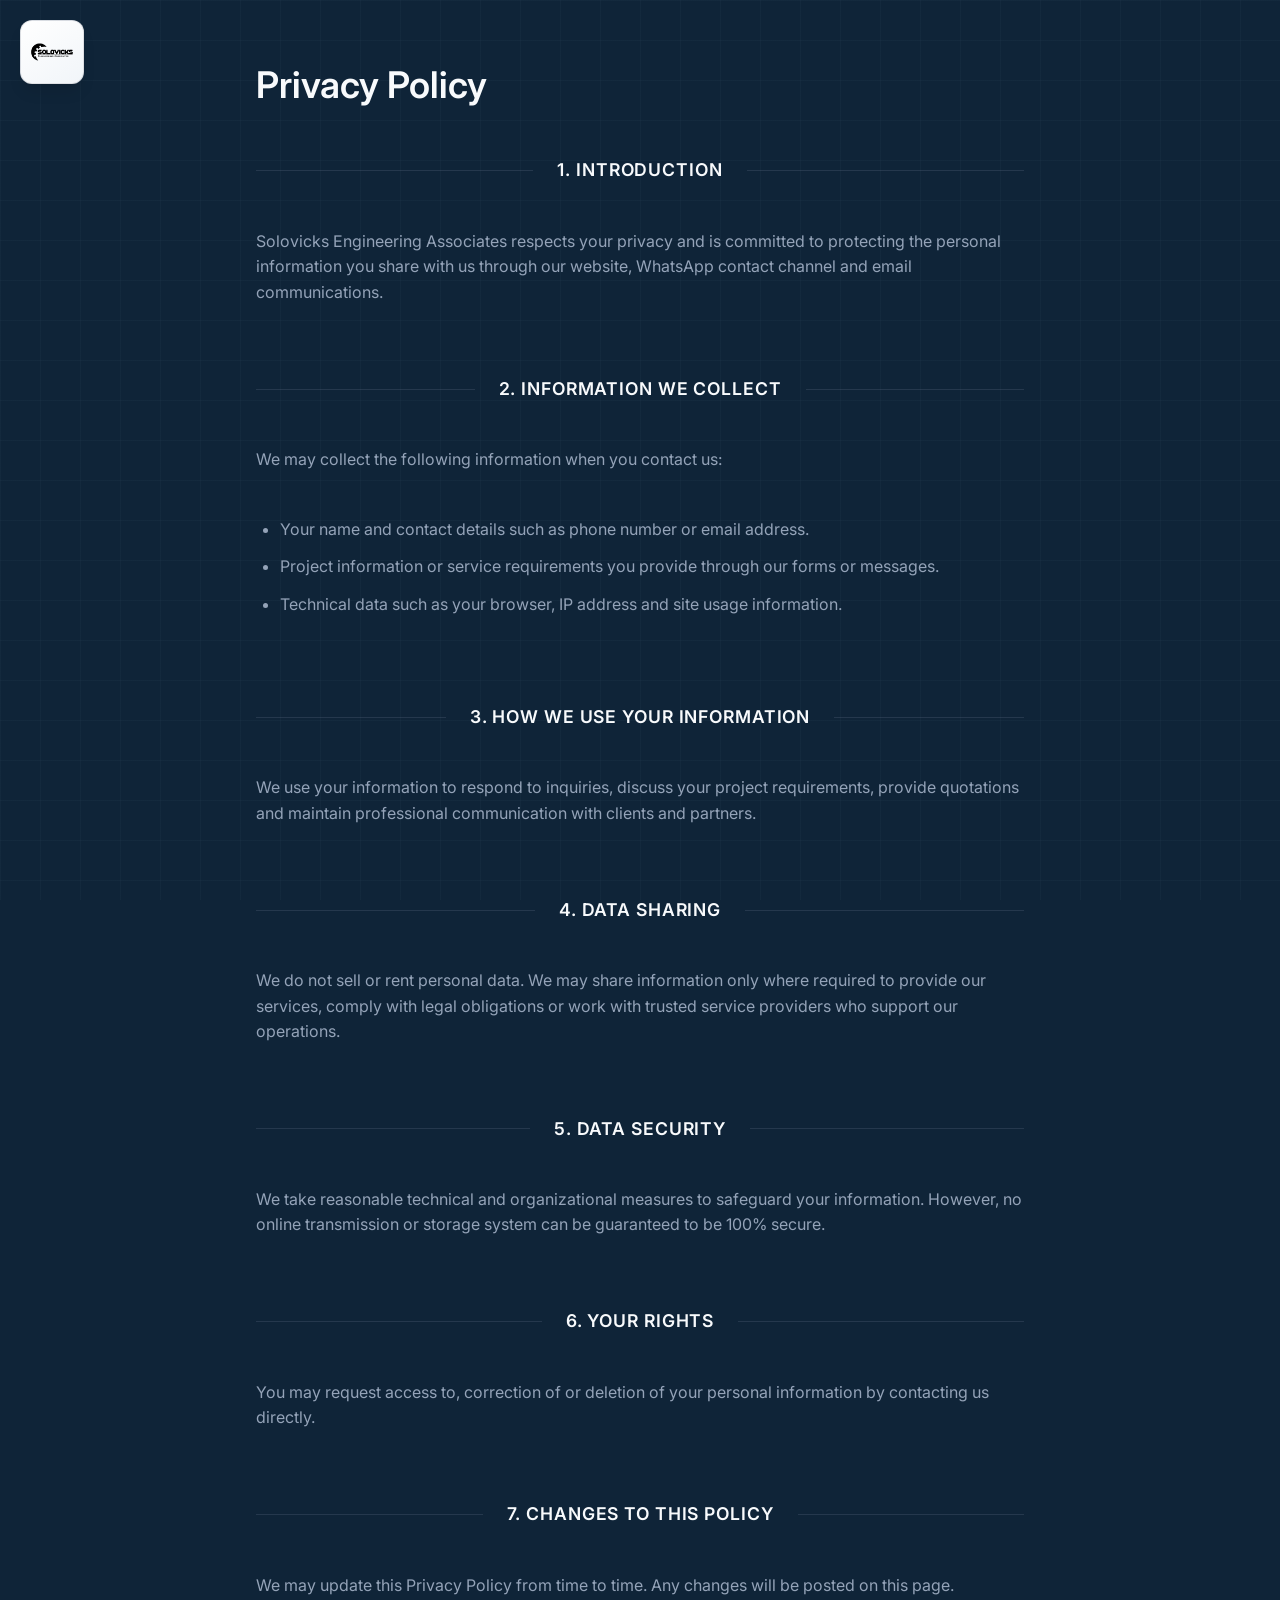
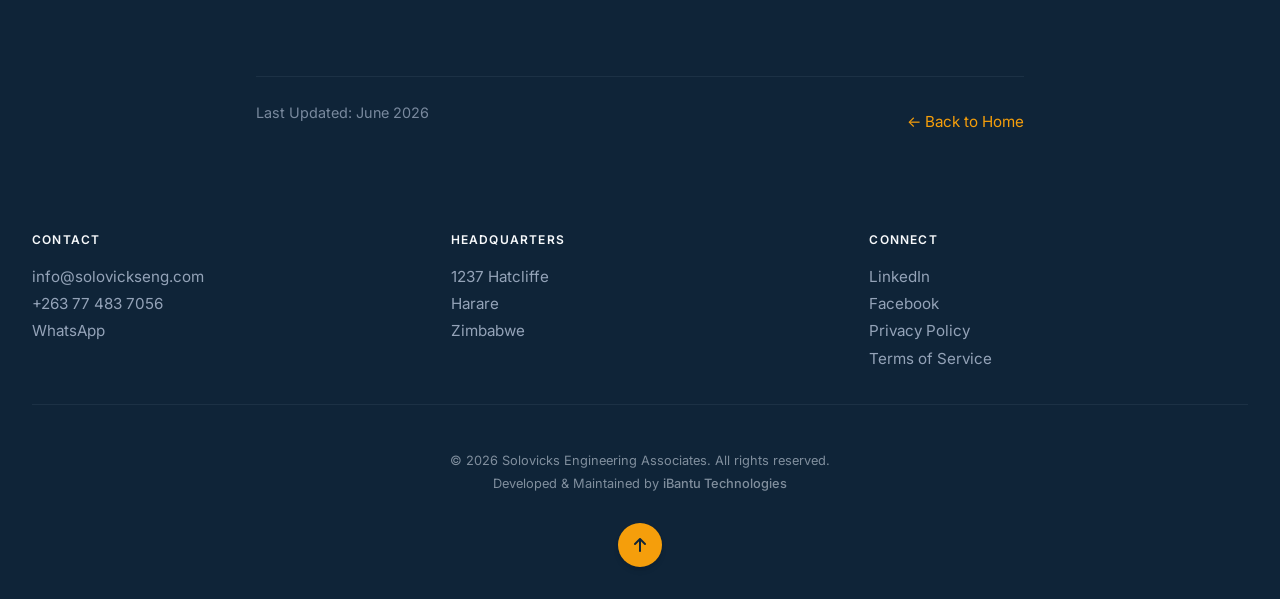
<file: privacy.html>
<!DOCTYPE html>
<html lang="en">
<head>
    <meta charset="UTF-8">
    <meta name="viewport" content="width=device-width, initial-scale=1.0">
    <meta http-equiv="Cache-Control" content="no-cache, no-store, must-revalidate">
    <meta http-equiv="Pragma" content="no-cache">
    <meta http-equiv="Expires" content="0">
    <title>Privacy Policy | Solovicks Engineering Associates</title>
    <meta name="description" content="Official Privacy Policy for Solovicks Engineering Associates.">
    <link rel="icon" type="image/svg+xml" href="/public/solovicks-logo.svg?v=3" />
    <link rel="stylesheet" href="styles.css?v=3">
    <link rel="stylesheet" href="https://cdnjs.cloudflare.com/ajax/libs/font-awesome/6.7.2/css/all.min.css" integrity="sha512-Evv84Mr4kqVGRNSgIGL/F/aIDqQb7xQ2vcrdIwxfjThSH8CSR7PBEakCr51Ck+w+/U6swU2Im1vVX0SVk9ABhg==" crossorigin="anonymous" referrerpolicy="no-referrer" />
    <link rel="preconnect" href="https://fonts.googleapis.com">
    <link rel="preconnect" href="https://fonts.gstatic.com" crossorigin>
    <link href="https://fonts.googleapis.com/css2?family=Inter:ital,opsz,wght@0,14..32,100..900;1,14..32,100..900&display=swap" rel="stylesheet">
</head>
<body id="top-of-page" class="legal-page">
    <div class="underlay"></div>
    <div id="corner-logo">
        <img src="/public/solovicks_svg.svg?v=3" alt="Solovicks Engineering Associates logo" />
    </div>
    <main class="legal-container">
        <h1>Privacy Policy</h1>

        <section>
            <h2>1. Introduction</h2>
            <p>Solovicks Engineering Associates respects your privacy and is committed to protecting the personal information you share with us through our website, WhatsApp contact channel and email communications.</p>
        </section>

        <section>
            <h2>2. Information We Collect</h2>
            <p>We may collect the following information when you contact us:</p>
            <ul>
                <li>Your name and contact details such as phone number or email address.</li>
                <li>Project information or service requirements you provide through our forms or messages.</li>
                <li>Technical data such as your browser, IP address and site usage information.</li>
            </ul>
        </section>

        <section>
            <h2>3. How We Use Your Information</h2>
            <p>We use your information to respond to inquiries, discuss your project requirements, provide quotations and maintain professional communication with clients and partners.</p>
        </section>

        <section>
            <h2>4. Data Sharing</h2>
            <p>We do not sell or rent personal data. We may share information only where required to provide our services, comply with legal obligations or work with trusted service providers who support our operations.</p>
        </section>

        <section>
            <h2>5. Data Security</h2>
            <p>We take reasonable technical and organizational measures to safeguard your information. However, no online transmission or storage system can be guaranteed to be 100% secure.</p>
        </section>

        <section>
            <h2>6. Your Rights</h2>
            <p>You may request access to, correction of or deletion of your personal information by contacting us directly.</p>
        </section>

        <section>
            <h2>7. Changes to This Policy</h2>
            <p>We may update this Privacy Policy from time to time. Any changes will be posted on this page.</p>
        </section>

        <div class="legal-doc-footer">
            <p class="last-updated">Last Updated: June 2026</p>
            <a href="./index.html" class="back-link">← Back to Home</a>
        </div>
    </main>
    <div id="site-footer"></div>
    <script src="shared.js?v=3"></script>
</body>
</html>
</file>
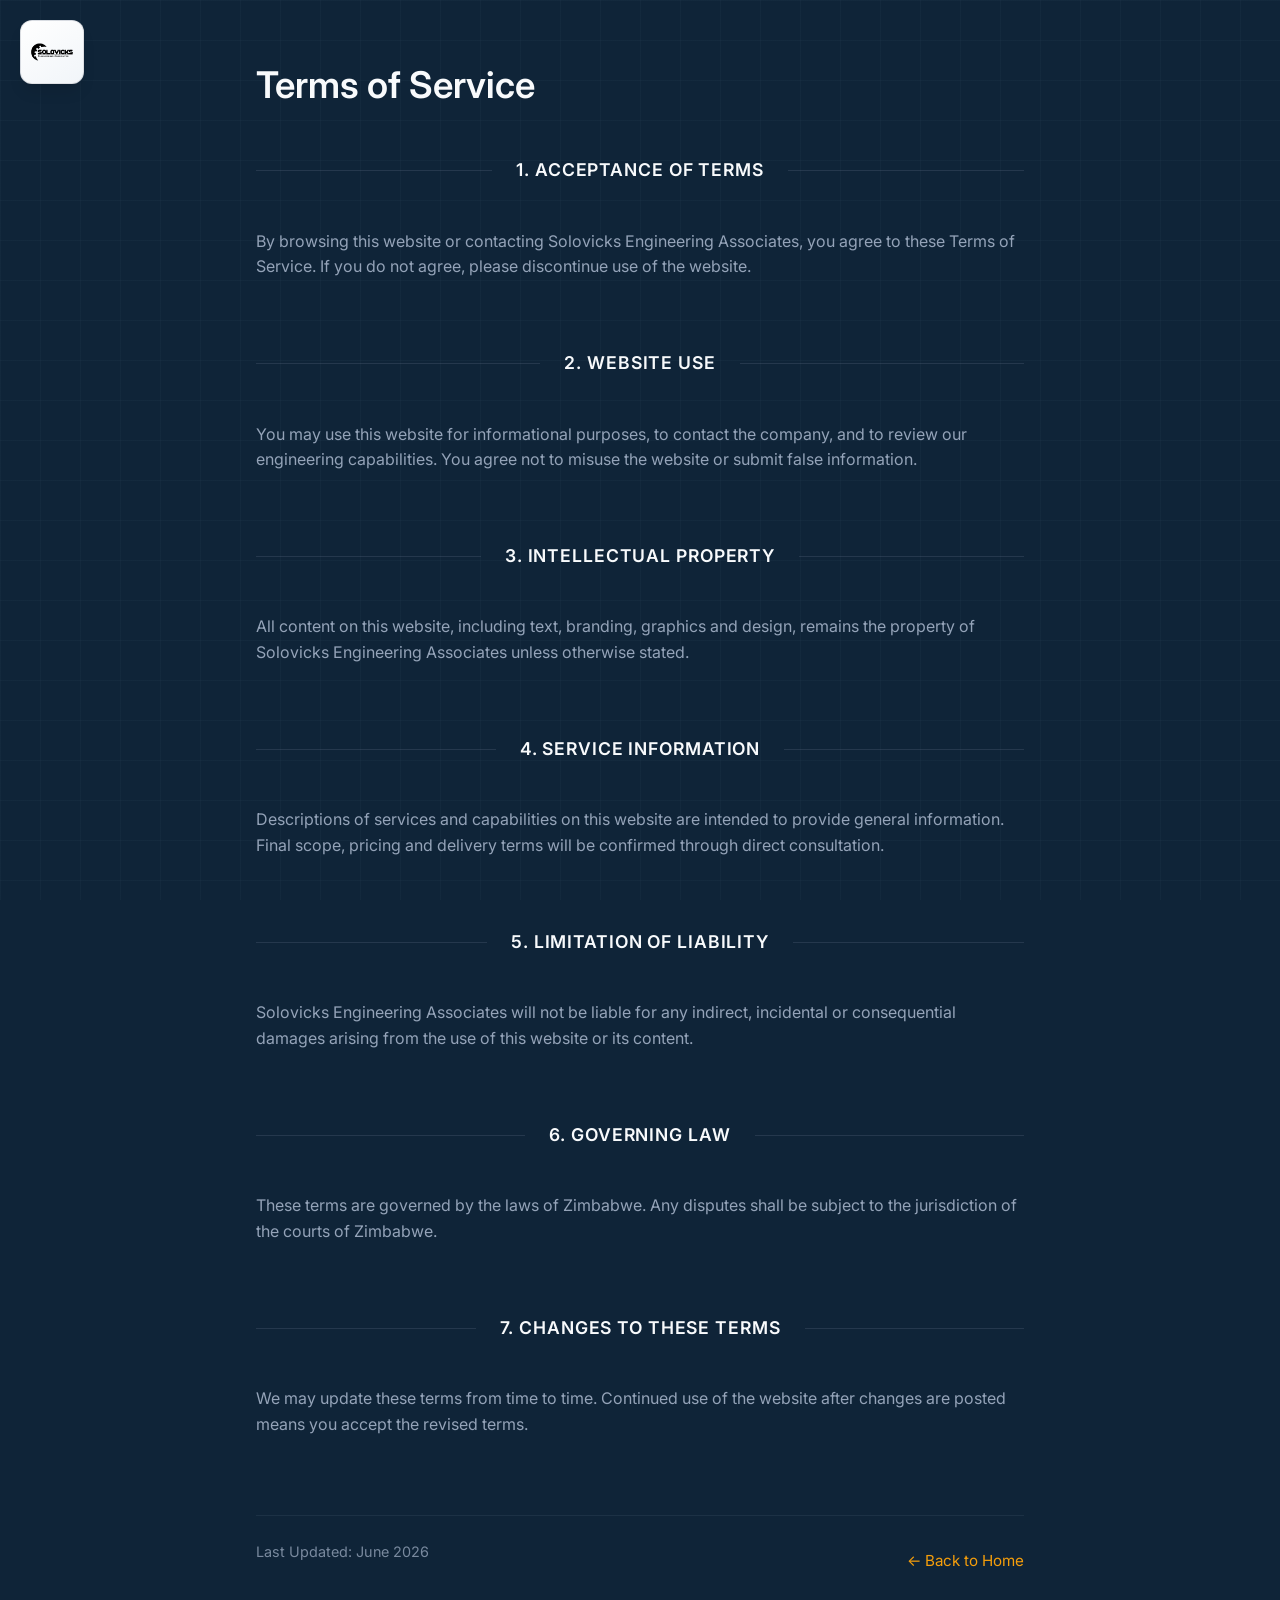
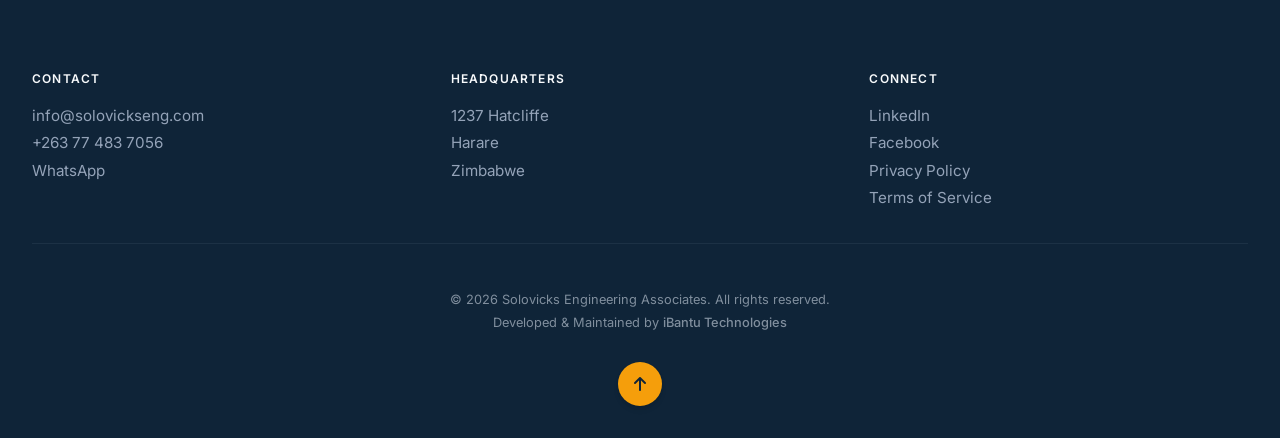
<file: terms.html>
<!DOCTYPE html>
<html lang="en">
<head>
    <meta charset="UTF-8">
    <meta name="viewport" content="width=device-width, initial-scale=1.0">
    <meta http-equiv="Cache-Control" content="no-cache, no-store, must-revalidate">
    <meta http-equiv="Pragma" content="no-cache">
    <meta http-equiv="Expires" content="0">
    <title>Terms of Service | Solovicks Engineering Associates</title>
    <meta name="description" content="Official Terms of Service for Solovicks Engineering Associates.">
    <link rel="icon" type="image/svg+xml" href="/public/solovicks-logo.svg?v=3" />
    <link rel="stylesheet" href="styles.css?v=3">
    <link rel="stylesheet" href="https://cdnjs.cloudflare.com/ajax/libs/font-awesome/6.7.2/css/all.min.css" integrity="sha512-Evv84Mr4kqVGRNSgIGL/F/aIDqQb7xQ2vcrdIwxfjThSH8CSR7PBEakCr51Ck+w+/U6swU2Im1vVX0SVk9ABhg==" crossorigin="anonymous" referrerpolicy="no-referrer" />
    <link rel="preconnect" href="https://fonts.googleapis.com">
    <link rel="preconnect" href="https://fonts.gstatic.com" crossorigin>
    <link href="https://fonts.googleapis.com/css2?family=Inter:ital,opsz,wght@0,14..32,100..900;1,14..32,100..900&display=swap" rel="stylesheet">
</head>
<body id="top-of-page" class="legal-page">
    <div class="underlay"></div>
    <div id="corner-logo">
        <img src="/public/solovicks_svg.svg?v=3" alt="Solovicks Engineering Associates logo" />
    </div>
    <main class="legal-container">
        <h1>Terms of Service</h1>

        <section>
            <h2>1. Acceptance of Terms</h2>
            <p>By browsing this website or contacting Solovicks Engineering Associates, you agree to these Terms of Service. If you do not agree, please discontinue use of the website.</p>
        </section>

        <section>
            <h2>2. Website Use</h2>
            <p>You may use this website for informational purposes, to contact the company, and to review our engineering capabilities. You agree not to misuse the website or submit false information.</p>
        </section>

        <section>
            <h2>3. Intellectual Property</h2>
            <p>All content on this website, including text, branding, graphics and design, remains the property of Solovicks Engineering Associates unless otherwise stated.</p>
        </section>

        <section>
            <h2>4. Service Information</h2>
            <p>Descriptions of services and capabilities on this website are intended to provide general information. Final scope, pricing and delivery terms will be confirmed through direct consultation.</p>
        </section>

        <section>
            <h2>5. Limitation of Liability</h2>
            <p>Solovicks Engineering Associates will not be liable for any indirect, incidental or consequential damages arising from the use of this website or its content.</p>
        </section>

        <section>
            <h2>6. Governing Law</h2>
            <p>These terms are governed by the laws of Zimbabwe. Any disputes shall be subject to the jurisdiction of the courts of Zimbabwe.</p>
        </section>

        <section>
            <h2>7. Changes to These Terms</h2>
            <p>We may update these terms from time to time. Continued use of the website after changes are posted means you accept the revised terms.</p>
        </section>

        <div class="legal-doc-footer">
            <p class="last-updated">Last Updated: June 2026</p>
            <a href="./index.html" class="back-link">← Back to Home</a>
        </div>
    </main>
    <div id="site-footer"></div>
    <script src="shared.js?v=3"></script>
</body>
</html>
</file>
<file: styles.css>
/* Root variables for color theming */
:root {
    --color-accent: #f59e0b;
    --color-accent-dark: #d97706;
    --color-highlight: #f8fafc;
    --color-bg: #0f2438;
    --color-surface: rgba(15, 23, 42, 0.82);
    --color-glass: rgba(15, 23, 42, 0.65);
    --color-border: rgba(148, 163, 184, 0.16);
    --color-grid: rgba(148, 163, 184, 0.04);
    --color-text: #cbd5e1;
    --color-text-muted: #94a3b8;
    
    --background-accent: rgba(245, 158, 11, 0.14);
    
    --shadow-sm: 0 1px 3px 0 rgba(0, 0, 0, 0.1), 0 1px 2px 0 rgba(0, 0, 0, 0.06);
    --shadow-md: 0 4px 6px -1px rgba(0, 0, 0, 0.1), 0 2px 4px -1px rgba(0, 0, 0, 0.06);
    --shadow-lg: 0 10px 15px -3px rgba(0, 0, 0, 0.1), 0 4px 6px -2px rgba(0, 0, 0, 0.05);
    --shadow-xl: 0 20px 25px -5px rgba(0, 0, 0, 0.2), 0 10px 10px -5px rgba(0, 0, 0, 0.1);
    
    --radius-sm: 0.375rem;
    --radius-md: 0.5rem;
    --radius-lg: 0.75rem;
    --radius-xl: 1rem;
    --radius-full: 9999px;
    
    --space-xs: 0.5rem;
    --space-sm: 1rem;
    --space-md: 1.5rem;
    --space-lg: 2rem;
    --space-xl: 3.5rem;
    --space-2xl: 6rem;
}

html {
    scroll-behavior: smooth;
    overflow-x: hidden;
}

* {
    box-sizing: border-box;
    margin: 0;
    padding: 0;
    font-family: 'Inter', sans-serif;
}

body {
    background: var(--color-bg);
    color: var(--color-text);
    padding: var(--space-lg) var(--space-sm);
    display: grid;
    grid-template-columns: 1fr;
    gap: var(--space-xl);
    overflow-x: hidden;
    /* Industrial Blueprint Grid */
    background-image: 
        linear-gradient(var(--color-grid) 1px, transparent 1px),
        linear-gradient(90deg, var(--color-grid) 1px, transparent 1px);
    background-size: 40px 40px;
    background-attachment: fixed;
}

@media (min-width: 640px) {
    body {
        padding: 4rem 2rem;
    }
}

@media (min-width: 1024px) {
    body {
        padding: 6rem;
        padding-top: 0;
        grid-template-columns: repeat(2, minmax(0, 1fr));
        gap: 1rem;
    }
}

#logo-splash {
    position: fixed;
    inset: 0;
    z-index: 9999;
    display: grid;
    place-items: center;
    background: linear-gradient(135deg, #f8fafc 0%, #e2e8f0 100%);
    transition: opacity 0.65s ease, transform 0.65s ease;
}

#logo-splash img {
    max-width: min(45vw, 240px);
    max-height: min(45vh, 240px);
    width: auto;
    height: auto;
}

#logo-splash.fade-out {
    opacity: 0;
    transform: scale(0.92);
    pointer-events: none;
}

#corner-logo {
    position: fixed;
    top: 1.25rem;
    left: 1.25rem;
    z-index: 1000;
    width: 64px;
    padding: 0.4rem;
    border-radius: var(--radius-lg);
    background: linear-gradient(145deg, #ffffff 0%, #f1f5f9 100%);
    border: 1px solid rgba(15, 23, 42, 0.12);
    box-shadow: var(--shadow-lg);
}

#corner-logo img {
    width: 100%;
    height: auto;
    display: block;
}

.brand-link {
    display: inline-flex;
    width: min(100%, 220px);
    max-width: 220px;
    margin-bottom: 0.25rem;
    padding: 0.7rem 0.85rem;
    border-radius: var(--radius-xl);
    background: linear-gradient(145deg, #ffffff 0%, #f1f5f9 100%);
    border: 1px solid rgba(15, 23, 42, 0.12);
    box-shadow: 0 10px 30px rgba(0, 0, 0, 0.12);
}

.site-logo {
    width: 100%;
    height: auto;
    max-height: 110px;
    object-fit: contain;
    display: block;
}

@media (max-width: 1023px) {
    header,
    main,
    #site-footer {
        z-index: auto; /* Break stacking context to allow global z-index management */
    }

    header {
        position: relative;
        padding-top: 5rem;
    }

    #corner-logo {
        position: fixed; /* Keep it always available */
        top: 1rem;
        left: 1rem;
        width: 48px;
        padding: 0.35rem;
        z-index: 4000; /* Absolute highest: always visible */
        backdrop-filter: blur(4px);
    }
}

@media (prefers-reduced-motion: reduce) {
    #logo-splash {
        display: none;
    }
}

p::selection,
h1::selection,
h2::selection,
h3::selection,
h4::selection,
h5::selection,
h6::selection {
    background: var(--color-accent);
    color: #030712;
}

.underlay {
    display: none;
}

/* Reveal Animation Utility */
.reveal {
    opacity: 0;
    transform: translateY(30px);
    transition: all 0.8s cubic-bezier(0.4, 0, 0.2, 1);
}

.reveal.active {
    opacity: 1;
    transform: translateY(0);
}

header,
main,
footer,
#site-footer {
    position: relative;
    z-index: 10;
}

header {
    display: flex;
    flex-direction: column;
    gap: 1rem;
    max-width: 520px;
    position: relative;
}

header h1 {
    font-weight: 800;
    letter-spacing: -0.02em;
    line-height: 1.1;
    color: var(--color-highlight);
}

header h4 {
    font-weight: 500;
    letter-spacing: 0.1em;
    color: var(--color-accent);
    text-transform: uppercase;
    font-size: 0.9rem;
}

section h2 {
    font-size: 0.85rem;
    font-weight: 700;
    letter-spacing: 0.25em;
    text-transform: uppercase;
    color: var(--color-accent);
    display: flex;
    align-items: center;
    gap: 1.5rem;
}

section h2::before,
section h2::after {
    content: '';
    height: 1px;
    background: var(--color-border);
    flex: 1;
}

/* Pulsing effect using outline to preserve 3D box-shadow */
@keyframes technical-pulse {
    0% { outline: 0px solid rgba(245, 158, 11, 0.5); outline-offset: 0px; }
    70% { outline: 10px solid rgba(245, 158, 11, 0); outline-offset: 5px; }
    100% { outline: 0px solid rgba(245, 158, 11, 0); outline-offset: 0px; }
}

.pulsing {
    animation: technical-pulse 2s infinite;
}

section h2 span {
    position: relative;
    padding: 0 1rem;
}

section h2 span::before { content: '['; margin-right: 0.5rem; opacity: 0.5; }
section h2 span::after { content: ']'; margin-left: 0.5rem; opacity: 0.5; }

.menu-toggle {
    display: none;
    align-items: center;
    justify-content: center;
    flex-direction: column;
    width: 46px;
    height: 46px;
    border: 1px solid var(--color-border);
    border-radius: var(--radius-full);
    background: rgba(15, 23, 42, 0.9);
    backdrop-filter: blur(8px);
    color: var(--color-highlight);
    cursor: pointer;
    z-index: 4000; /* Absolute highest: always clickable and visible */
    position: fixed;
    top: 1rem;
    right: 1rem;
    transition: all 0.3s cubic-bezier(0.4, 0, 0.2, 1);
    box-shadow: var(--shadow-lg);
}

.menu-toggle:hover {
    border-color: var(--color-accent);
    transform: scale(1.05);
}

.menu-toggle span {
    display: block;
    width: 22px;
    height: 2px;
    margin: 2.5px 0;
    border-radius: var(--radius-full);
    background: currentColor;
    transition: all 0.3s cubic-bezier(0.4, 0, 0.2, 1);
}

.menu-toggle.open span:nth-child(1) {
    transform: translateY(7px) rotate(45deg);
}

.menu-toggle.open span:nth-child(2) {
    opacity: 0;
    transform: translateX(10px);
}

.menu-toggle.open span:nth-child(3) {
    transform: translateY(-7px) rotate(-45deg);
}

@media (max-width: 900px) {
    .menu-toggle {
        display: flex;
    }

    .site-nav {
        position: fixed;
        top: 0;
        right: 0;
        bottom: 0;
        width: 300px;
        max-width: 85vw;
        padding: 6rem 2rem 2rem;
        background: rgba(3, 7, 18, 0.99); /* Slightly more opaque */
        backdrop-filter: blur(20px); /* Increased blur */
        border-left: 1px solid var(--color-border);
        z-index: 5000; /* Above everything */
        display: flex;
        flex-direction: column;
        gap: var(--space-md);
        transform: translateX(100%);
        transition: transform 0.4s cubic-bezier(0.4, 0, 0.2, 1);
        box-shadow: -15px 0 40px rgba(0, 0, 0, 0.6);
    }

    .site-nav.open {
        transform: translateX(0);
    }

    .site-nav a {
        display: block;
        font-size: 1.2rem;
        padding: 0.75rem 0;
        border-bottom: 1px solid rgba(255, 255, 255, 0.05);
    }
}

@media (min-width: 901px) {
    .site-nav {
        display: flex;
    }
}

.social-link-container {
    display: flex;
    align-items: center;
    gap: 1rem;
}

.social-link {
    font-size: 1.5rem;
    color: inherit;
    text-decoration: none;
    transition: color 0.2s ease;
}

.social-link:hover {
    color: var(--color-accent);
}

main {
    display: flex;
    flex-direction: column;
    gap: var(--space-xl);
}

section {
    display: flex;
    flex-direction: column;
    gap: 2rem;
    overflow-wrap: break-word; /* Prevent text overflow */
}

section h2,
.experience-card h3 {
    text-transform: uppercase;
    font-size: 1rem;
    font-weight: 500;
}

.sticky-header {
    position: sticky;
    top: 0;
    padding: 1rem 0;
    z-index: 1500; /* Above drawer but below menu toggle */
    text-align: center; /* Center headings on mobile */
}

.sticky-header h2 {
    position: relative;
    z-index: 2;
}

.sticky-header::before {
    content: '';
    position: absolute;
    inset: 0;
    background: rgba(17, 24, 39, 0.95);
    backdrop-filter: blur(4px);
    opacity: 0.95;
}

.about-content {
    display: flex;
    flex-direction: column;
    gap: 1rem;
}

.about-content p {
    font-size: 1.1rem;
    line-height: 1.7;
}

.anchor-text {
    color: var(--color-highlight);
    text-decoration: none;
    transition: color 0.3s ease;
}

.anchor-text:hover {
    color: var(--color-accent);
}

.experience-contents,
.projects-contents {
    display: flex;
    flex-direction: column;
    gap: 1.25rem;
}

.experience-card,
.project-card {
    position: relative;
    display: grid;
    grid-template-columns: 1fr;
    gap: 0.75rem;
    padding: 2rem;
    border: 1px solid rgba(255, 255, 255, 0.1);
    border-radius: var(--radius-xl);
    background: var(--color-glass);
    backdrop-filter: blur(12px) saturate(180%);
    -webkit-backdrop-filter: blur(12px) saturate(180%);
    box-shadow: var(--shadow-lg);
    transition: all 0.4s cubic-bezier(0.4, 0, 0.2, 1);
    overflow: hidden;
}

.experience-card::before,
.project-card::before {
    content: attr(data-index);
    position: absolute;
    bottom: -1rem;
    right: -0.5rem;
    font-size: 6rem;
    font-weight: 900;
    color: rgba(255, 255, 255, 0.03);
    pointer-events: none;
    line-height: 1;
    z-index: 0;
}

.experience-card:hover,
.project-card:hover {
    border-color: rgba(245, 158, 11, 0.4);
    transform: translateY(-8px) scale(1.01);
    box-shadow: 0 20px 40px rgba(0, 0, 0, 0.4), 0 0 15px rgba(245, 158, 11, 0.1);
    background: rgba(15, 23, 42, 0.75);
}

.card-icon {
    font-size: 2rem;
    color: var(--color-accent);
    margin-bottom: 0.5rem;
    position: relative;
    z-index: 1;
}

.card-column {
    display: flex;
    flex-direction: column;
    gap: 0.75rem;
    position: relative;
    z-index: 1;
}

.tenure {
    opacity: 0.7;
    text-transform: uppercase;
    font-size: 0.8rem;
    letter-spacing: 0.05em;
}

.experience-card p {
    font-size: 0.95rem;
    line-height: 1.6;
}

.card-header {
    font-weight: 500;
    font-size: 1.1rem;
    color: var(--color-highlight);
}

.tag-container {
    display: flex;
    flex-wrap: wrap;
    gap: 0.5rem;
    color: var(--color-accent);
}

.tag {
    border-radius: var(--radius-full);
    padding: 0.3rem 0.8rem;
    background: var(--background-accent);
    border: 1px solid rgba(245, 158, 11, 0.2);
}

.tag p {
    font-size: 0.8rem;
    font-weight: 500;
}

footer {
    display: flex;
    flex-direction: column;
    gap: 2rem;
    justify-content: space-between;
    align-items: flex-start;
}

.footer-content {
    display: grid;
    grid-template-columns: repeat(auto-fit, minmax(200px, 1fr));
    gap: 2.5rem;
    width: 100%;
    border-bottom: 1px solid rgba(148, 163, 184, 0.1);
    padding-bottom: 2rem;
}

.footer-heading {
    color: var(--color-highlight);
    text-transform: uppercase;
    font-size: 0.75rem;
    font-weight: 600;
    letter-spacing: 0.1em;
    margin-bottom: 1rem;
}

.footer-section p,
.footer-section a {
    line-height: 1.8;
    font-size: 0.95rem;
    color: var(--color-text-muted);
}

.footer-credits {
    display: flex;
    flex-direction: column;
    gap: 0.5rem;
    padding-top: 1rem;
    align-items: center;
    text-align: center;
}

.footer-credits p {
    font-size: 0.8rem;
    opacity: 0.6;
}

.developer-link {
    color: inherit;
    text-decoration: none;
    font-weight: 500;
    transition: all 0.2s ease;
    border-bottom: 1px solid transparent;
}

.developer-link:hover {
    color: var(--color-accent);
    opacity: 1;
    border-bottom-color: var(--color-accent);
}

.scroll-to-top {
    text-decoration: none;
    color: var(--color-bg);
    background: var(--color-accent);
    width: 44px;
    height: 44px;
    display: grid;
    place-items: center;
    border-radius: var(--radius-full);
    transition: all 0.3s ease;
    box-shadow: var(--shadow-md);
}

.scroll-to-top:hover {
    background: var(--color-highlight);
    transform: translateY(-3px);
}

/* ─── Legal pages (privacy.html, terms.html) ─────────────────────────────── */

body.legal-page {
    display: block;
    padding: 2rem;
}

.legal-container {
    max-width: 800px;
    margin: 0 auto;
    padding: 1.5rem 1rem;
    line-height: 1.6;
    gap: 0.6rem;
}

.legal-container h1 {
    color: var(--color-highlight);
    margin-bottom: 0.5rem;
    font-size: 2.3rem;
    font-weight: 600;
}

.legal-container .last-updated {
    color: var(--color-text-muted);
    font-size: 0.9rem;
    margin-bottom: 1.25rem;
    opacity: 0.8;
}

.legal-container h2 {
    color: var(--color-highlight);
    margin-top: 1.5rem;
    margin-bottom: 0.75rem;
    font-size: 1.1rem;
    text-transform: uppercase;
    font-weight: 600;
    letter-spacing: 0.05em;
}

.legal-container section {
    margin-bottom: 1.5rem;
}

.legal-container p,
.legal-container li {
    margin-bottom: 0.75rem;
    color: var(--color-text-muted);
    font-size: 1rem;
}

.legal-container ul {
    margin-left: 1.5rem;
    margin-bottom: 1rem;
}

.legal-container strong {
    color: var(--color-highlight);
}

.legal-doc-footer {
    display: flex;
    align-items: center;
    justify-content: space-between;
    flex-wrap: wrap;
    gap: 0.5rem;
    margin-top: 2rem;
    padding-top: 1.5rem;
    border-top: 1px solid rgba(148, 163, 184, 0.1);
}

.back-link {
    color: var(--color-accent);
    text-decoration: none;
    display: inline-flex;
    align-items: center;
    gap: 0.5rem;
    transition: opacity 300ms ease;
    font-size: 0.95rem;
}

.back-link:hover {
    opacity: 0.8;
}

@media (max-width: 1023px) {
    .legal-container {
        padding-top: 5.5rem;
    }
}

@media (max-width: 640px) {
    .legal-container {
        padding: 2rem 1rem;
        padding-top: 5.5rem;
    }

    .legal-container h1 {
        font-size: 1.8rem;
    }
}

/* ─────────────────────────────────────────────────────────────────────────── */

@media (min-width: 640px){
    .project-card,
    .experience-card{
        grid-template-columns: repeat(4, minmax(0,1fr));
    }

    .card-column,
    .experience-card{
        grid-column: span 3 / span 3;
    }

    header h1{
        font-size: 3.5rem;
    }
    
    header h4{
        font-size: 1.4rem;
    }

    header p {
        max-width: 400px;
        font-size: 1.1rem;
    }
}

@media (min-width: 1024px){
    body{
        grid-template-columns: repeat(2, minmax(0,1fr));
        gap: 2rem;
        padding-top: 0;
    }

    header{
        position: sticky;
        top: 0;
        margin-left: auto;
        height: 100vh;
        padding-bottom: 6rem;
    }

    nav {
        display: flex;
        flex-direction: column;
        flex: 1;
        gap: 1rem;
        margin: 2rem 0;
    }

    nav a{
        font-size: 1.1rem;
        transition: transform 0.3s ease;
    }

    nav a:hover {
        transform: translateX(8px);
    }

    header,
    main {
        padding-top: 6rem;
        max-width: 600px;
        width: 100%;
        grid-column: 1; /* Explicit column for header */
    }

    #site-nav {
        display: flex;
        flex-direction: column;
        gap: 1rem;
        margin: 2rem 0;
        grid-column: 1; /* Match header column */
        grid-row: 2; /* Positioned below header in grid */
        position: static; /* Reset from mobile fixed */
        transform: none; /* Reset from mobile drawer */
        width: auto;
        padding: 0;
        background: transparent;
        backdrop-filter: none;
        box-shadow: none;
        border: none;
        z-index: 1;
    }

    header {
        grid-row: 1;
        position: sticky;
        top: 0;
        height: auto; /* Adjust to content */
        padding-bottom: 0;
    }

    main {
        margin-right: auto;
        gap: var(--space-2xl);
        grid-column: 2;
        grid-row: 1 / span 10; /* Span across sidebar elements */
    }

    .sticky-header{
        display: none;
    }

    #site-footer {
        grid-column: 1 / -1;
        width: 100%;
        margin-top: 4rem;
    }

    footer{
        grid-column: span 2 / span 2;
        max-width: none;
        margin: 0;
        width: 100%;
        align-items: center;
    }
}

/* ─── Contact Form Styles ─────────────────────────────────────────────────── */

.contact-intro {
    font-size: 1.1rem;
    opacity: 0.9;
    line-height: 1.6;
}

.inquiry-form {
    display: flex;
    flex-direction: column;
    gap: 2rem;
    background: linear-gradient(135deg, rgba(15, 23, 42, 0.6) 0%, rgba(30, 41, 59, 0.4) 100%);
    border: 1px solid var(--color-border);
    border-radius: var(--radius-xl);
    padding: 2.5rem;
    box-shadow: var(--shadow-xl);
}

.form-group {
    display: flex;
    flex-direction: column;
    gap: 0.75rem;
}

.form-label {
    color: var(--color-highlight);
    font-weight: 600;
    font-size: 0.9rem;
    text-transform: uppercase;
    letter-spacing: 0.05em;
}

.form-row {
    display: grid;
    grid-template-columns: 1fr 1fr;
    gap: 1.5rem;
}

.form-input,
textarea,
select {
    padding: 0.85rem 1.25rem;
    background: rgba(3, 7, 18, 0.4);
    border: 1px solid rgba(148, 163, 184, 0.2);
    border-radius: var(--radius-lg);
    color: var(--color-highlight);
    font-family: inherit;
    font-size: 1rem;
    transition: all 0.3s ease;
    outline: none;
}

.form-input:hover,
textarea:hover,
select:hover {
    border-color: rgba(245, 158, 11, 0.4);
    background: rgba(3, 7, 18, 0.6);
}

.form-input:focus,
textarea:focus,
select:focus {
    border-color: var(--color-accent);
    background: rgba(3, 7, 18, 0.8);
    box-shadow: 0 0 0 4px rgba(245, 158, 11, 0.1);
}

textarea {
    resize: vertical;
    min-height: 140px;
}

/* Custom Checkbox and Radio Styles */
.radio-group,
.checkbox-group {
    display: grid;
    grid-template-columns: repeat(auto-fit, minmax(140px, 1fr));
    gap: 0.75rem;
}

.radio-label,
.checkbox-label {
    position: relative;
    display: flex;
    align-items: center;
    gap: 0.75rem;
    cursor: pointer;
    padding: 0.75rem 1rem;
    background: rgba(148, 163, 184, 0.05);
    border: 1px solid rgba(148, 163, 184, 0.1);
    border-radius: var(--radius-md);
    transition: all 0.2s ease;
}

.radio-label:hover,
.checkbox-label:hover {
    background: rgba(148, 163, 184, 0.1);
}

.radio-label input[type="radio"],
.checkbox-label input[type="checkbox"] {
    position: absolute;
    opacity: 0;
    width: 0;
    height: 0;
}

.radio-text,
.checkbox-text {
    font-size: 0.95rem;
    color: var(--color-text);
    transition: color 0.2s ease;
}

/* Custom indicators */
.radio-label::before,
.checkbox-label::before {
    content: '';
    width: 18px;
    height: 18px;
    border: 2px solid rgba(148, 163, 184, 0.3);
    background: rgba(3, 7, 18, 0.4);
    transition: all 0.2s ease;
    flex-shrink: 0;
}

.radio-label::before { border-radius: 50%; }
.checkbox-label::before { border-radius: 4px; }

.radio-label input:checked ~ .radio-text,
.checkbox-label input:checked ~ .checkbox-text {
    color: var(--color-highlight);
    font-weight: 500;
}

.radio-label input:checked + .radio-text::before, /* This selector is tricky because input is before text */
.radio-label input:checked ~ .radio-text {} /* Instead, let's just style the label when input is checked */

/* Correct way to style the label box when checked */
.radio-label:has(input:checked),
.checkbox-label:has(input:checked) {
    border-color: var(--color-accent);
    background: var(--background-accent);
}

.radio-label:has(input:checked)::before,
.checkbox-label:has(input:checked)::before {
    background: var(--color-accent);
    border-color: var(--color-accent);
    box-shadow: inset 0 0 0 3px var(--color-bg);
}

/* Submit Button - Heavy Industrial Switch */
.submit-btn {
    padding: 1.1rem 2.5rem;
    background: linear-gradient(135deg, var(--color-accent) 0%, var(--color-accent-dark) 100%);
    color: #030712;
    border: 1px solid rgba(255, 255, 255, 0.1);
    border-radius: var(--radius-lg);
    font-weight: 800;
    font-size: 1rem;
    cursor: pointer;
    transition: all 0.2s cubic-bezier(0.4, 0, 0.2, 1);
    text-transform: uppercase;
    letter-spacing: 0.15em;
    box-shadow: 
        0 8px 0 var(--color-accent-dark),
        0 15px 25px rgba(245, 158, 11, 0.25);
    align-self: flex-start;
    position: relative;
    top: 0;
}

.submit-btn:hover {
    transform: translateY(-2px);
    box-shadow: 
        0 10px 0 var(--color-accent-dark),
        0 20px 35px rgba(245, 158, 11, 0.35);
    filter: brightness(1.05);
}

.submit-btn:active {
    transform: translateY(6px);
    box-shadow: 
        0 2px 0 var(--color-accent-dark),
        0 5px 10px rgba(0, 0, 0, 0.3);
}

.submit-btn:disabled {
    opacity: 0.6;
    cursor: not-allowed;
    transform: none;
    box-shadow: none;
    top: 6px;
}

@media (max-width: 640px) {
    .inquiry-form {
        padding: 1.75rem 1.25rem;
        gap: 1.5rem;
    }

    .form-row {
        grid-template-columns: 1fr;
        gap: 1.5rem;
    }

    .radio-group,
    .checkbox-group {
        grid-template-columns: 1fr;
    }

    .submit-btn {
        width: 100%;
        padding: 1.1rem;
    }
}
</file>
